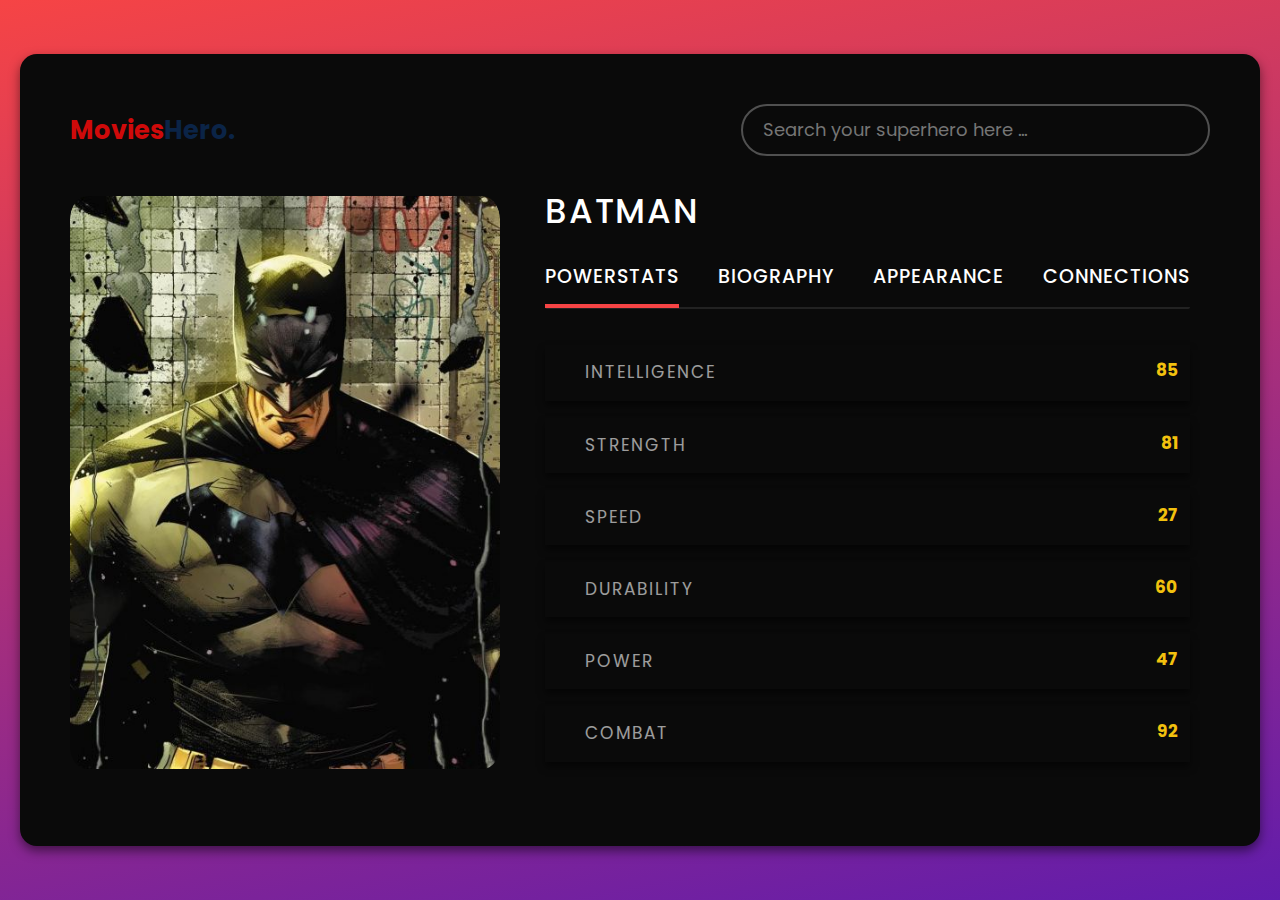
<file: heroSearch.html>
<!DOCTYPE html>
<html lang="en">

<head>
    <meta charset="UTF-8">
    <meta http-equiv="X-UA-Compatible" content="IE=edge">
    <meta name="viewport" content="width=device-width, initial-scale=1.0">
    <title>superHeroes</title>
    <link rel="icon" href="images/favicon.ico">

    <!-- font awesome icons cdn -->
    <link rel="stylesheet" href="https://cdnjs.cloudflare.com/ajax/libs/font-awesome/6.1.1/css/all.min.css" integrity="sha512-KfkfwYDsLkIlwQp6LFnl8zNdLGxu9YAA1QvwINks4PhcElQSvqcyVLLD9aMhXd13uQjoXtEKNosOWaZqXgel0g==" crossorigin="anonymous" referrerpolicy="no-referrer" />


    <!-- custom css -->
    <link rel="stylesheet" href="heroes/heroStyle.css">

</head>

<body>

    <div class = "main-wrapper">
        <div class = "app">
            <!-- App header -->

            <div class = "app-header">
                <a href="index.html"><h2 class = "app-header-title" >Movies<span style="color: #0B2447 ">Hero.</span></h2></a>
                <form class = "app-header-search">
                    <input type = "text" class = "form-control" placeholder="Search your superhero here ..." name = "search">
                    <button type = "submit" class = "search-btn">
                        <i class = "fas fa-search"></i>
                    </button>
                    <div class = "search-list" id = "search-list">
                        <!-- <div class = "search-list-item">
                            <img src = "#" alt = "">
                            <p>Batman</p>
                        </div> -->
                    </div>
                </form>
            </div>
            <!-- End of app header -->

            <div class = "app-body">
                <div class = "app-body-content">

                    <!-- App body thumbnail -->
                    <div class = "app-body-content-thumbnail">
                        <img src = "images/thumbnail-batman.jpg" alt="Batman image">
                    </div>
                    <!-- End of app body thumbnail -->
                    
                    <div class = "app-body-content-list">
                        <div class = "name">Batman</div>

                        <!-- Tabs head -->
                        <div class = "app-body-tabs-head">
                            <button type = "button" class = "tab-head-single" data-id = "1">
                                <span>powerstats</span>
                            </button>
                            <button type = "button" class = "tab-head-single" data-id = "2">
                                <span>biography</span>
                            </button>
                            <button type = "button" class = "tab-head-single" data-id = "3">
                                <span>appearance</span>
                            </button>
                            <button type = "button" class = "tab-head-single" data-id = "4">
                                <span>connections</span>
                            </button>
                        </div>
                        <!-- End of tabs head -->

                        <!-- Tabs body -->
                        <div class = "app-body-tabs-body">

                            <!-- Powerstats tab -->
                            <ul class = "tab-body-single powerstats">
                                <li>
                                    <div>
                                        <i class="fa-solid fa-brain"></i>
                                        <span>intelligence</span>
                                    </div>
                                    <span>85</span>
                                </li>
                                <li>
                                    <div>
                                        <i class="fa-solid fa-dumbbell"></i>
                                        <span>strength</span>
                                    </div>
                                    <span>81</span>
                                </li>
                                <li>
                                    <div>
                                        <i class="fa-solid fa-gauge-high"></i>
                                        <span>speed</span>
                                    </div>
                                    <span>27</span>
                                </li>
                                <li>
                                    <div>
                                        <i class = "fa-solid fa-shield-halved"></i>
                                        <span>durability</span>
                                    </div>
                                    <span>60</span>
                                </li>
                                <li>
                                    <div>
                                        <i class="fa-solid fa-hand-fist"></i>
                                        <span>power</span>
                                    </div>
                                    <span>47</span>
                                </li>
                                <li>
                                    <div>
                                        <i class="fa-solid fa-user-ninja"></i>
                                        <span>combat</span>
                                    </div>
                                    <span>92</span>
                                </li>
                            </ul>
                            <!-- End of powerstats tab -->

                            <!-- Biography tab -->
                            <ul class = "tab-body-single biography">
                                <li>
                                    <span>full name:</span>
                                    <span>Sobhi</span>
                                </li>
                                <li>
                                    <span>alert-egos:</span>
                                    <span>Weirdo.</span>
                                </li>
                                <li>
                                    <span>aliases:</span>
                                    <span>Batman II, The Tomorrow Knight, Batman Beyond</span>
                                </li>
                                <li>
                                    <span>place-of-birth:</span>
                                    <span>Az Zarqa, Jordan</span>
                                </li>
                                <li>
                                    <span>first-appearance:</span>
                                    <span>The caves</span>
                                </li>
                                <li>
                                    <span>publisher:</span>
                                    <span>DC Comics</span>
                                </li>
                            </ul>
                            <!-- End of biography tab -->

                            <!-- Appearance -->
                            <ul class = "tab-body-single appearance">
                                <li>
                                    <span>
                                        <i class = "fas fa-star"></i> gender
                                    </span>
                                    <span>Male</span>
                                </li>
                                <li>
                                    <span>
                                        <i class = "fas fa-star"></i> race
                                    </span>
                                    <span>Bat person</span>
                                </li>
                                <li>
                                    <span>
                                        <i class = "fas fa-star"></i> height
                                    </span>
                                    <span>5' 10''</span>
                                </li>
                                <li>
                                    <span>
                                        <i class = "fas fa-star"></i> weight
                                    </span>
                                    <span>Light as a feather</span>
                                </li>
                                <li>
                                    <span>
                                        <i class = "fas fa-star"></i> eye-color
                                    </span>
                                    <span>blue</span>
                                </li>
                                <li>
                                    <span>
                                        <i class = "fas fa-star"></i> hair-color
                                    </span>
                                    <span>black</span>
                                </li>
                            </ul>
                            <!-- End of appearance -->

                            <!-- Connections -->
                            <ul class = "tab-body-single connections">
                                <li>
                                    <span>group--affiliation</span>
                                    <span>Batman Family, Justice League Unlimited</span>
                                </li>
                                <li>
                                    <span>relatives</span>
                                    <span>Lonely</span>
                                </li>
                            </ul>
                            <!-- End of connections -->
                        </div>
                        <!-- End of tabs body -->
                    </div>
                </div>
            </div>
        </div>
    </div>


    <script src="heroes/heroJS.js"></script>
</body>

</html>
</file>
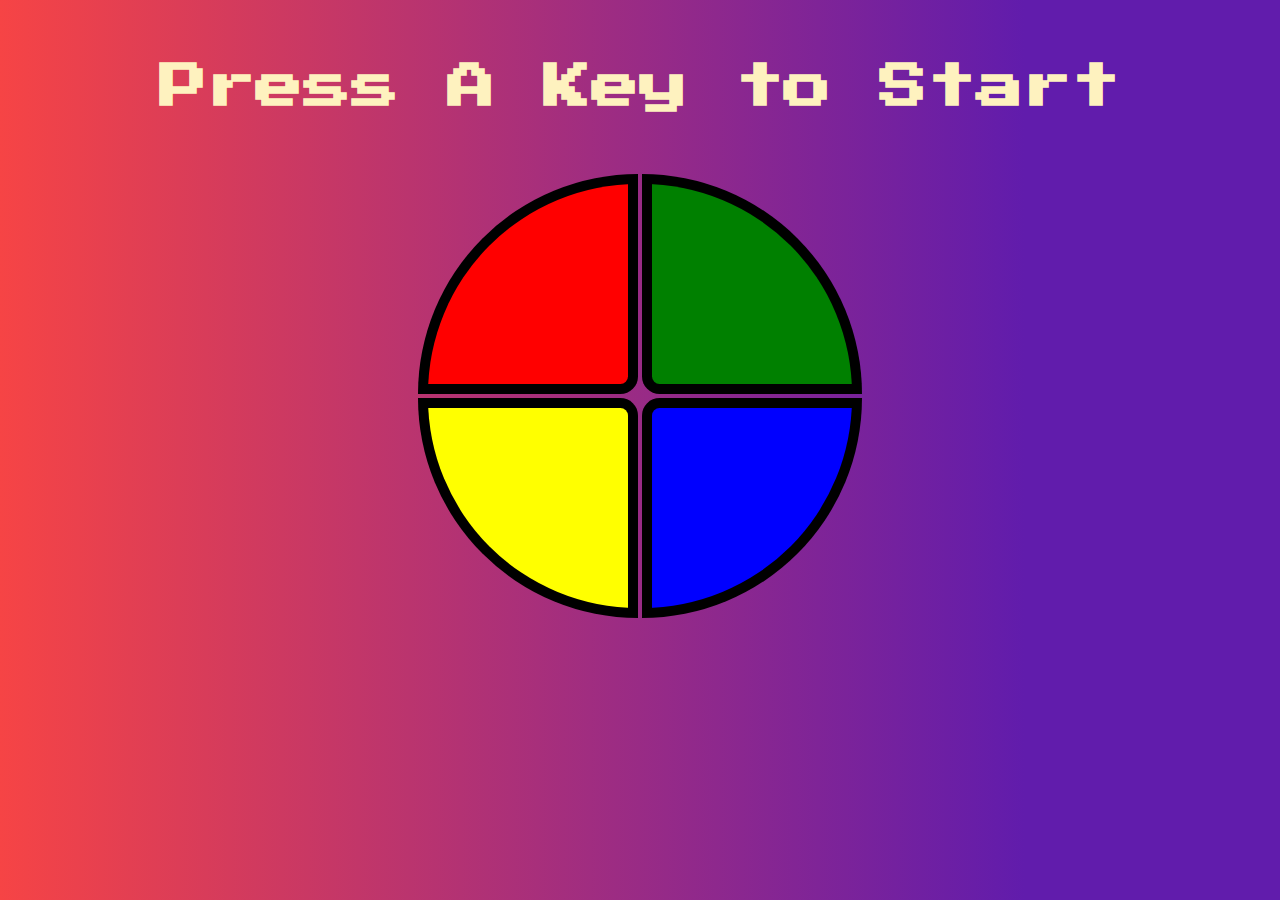
<file: games/simon-game/simonGame.html>
<!DOCTYPE html>
<html lang="en" dir="ltr">

<head>
  <meta charset="utf-8">
  <title>Simon</title>
  <link rel="stylesheet" href="simonGameStyle.css">
  <link href="https://fonts.googleapis.com/css?family=Press+Start+2P" rel="stylesheet">
</head>

<body>
  <h1 id="level-title">Press A Key to Start</h1>
  <div class="container">
    <div lass="row">

      <div type="button" id="green" class="btn red top-left">
        
      </div>

      <div type="button" id="red" class="btn green top-right">
        
      </div>
    </div>

    <div class="row">

      <div type="button" id="yellow" class="btn yellow bottom-left">
        
      </div>
      <div type="button" id="blue" class="btn blue bottom-right">
        
      </div>

    </div>

  </div>

  <script src="https://ajax.googleapis.com/ajax/libs/jquery/3.3.1/jquery.min.js"></script>
  <script src="simonGameScript.js" charset="utf-8"></script>

</body>

</html>
</file>
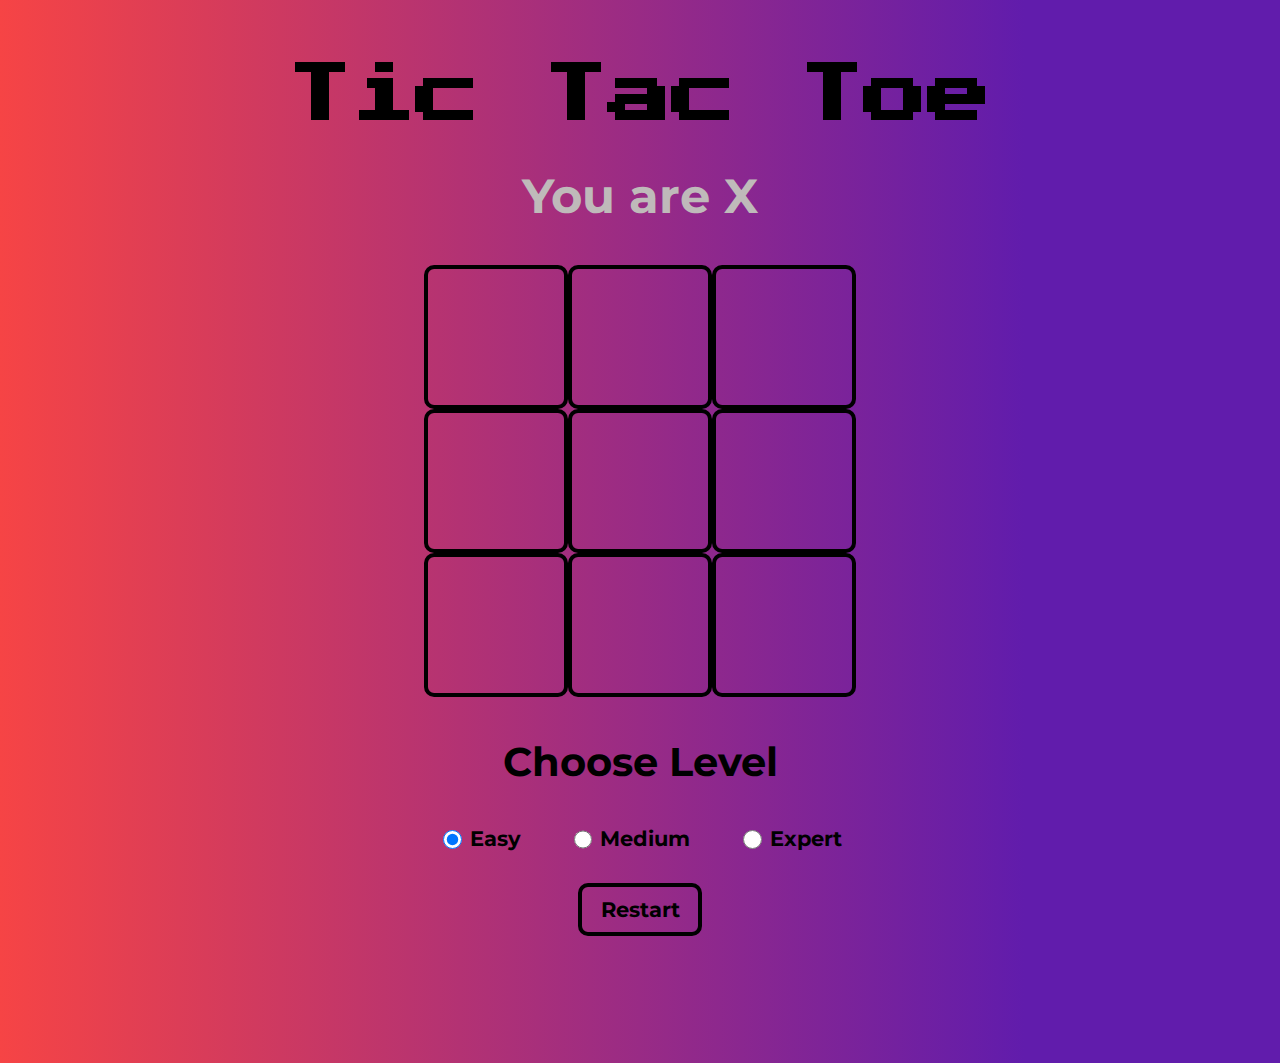
<file: games/tik-tak-toe/tik-tak-toe.html>
<!DOCTYPE html>
<html lang="en">
<head>
    <meta charset="UTF-8">
    <meta name="viewport" content="width=device-width, initial-scale=1.0">
    <title>Tik Tak Toe</title>
    <link rel="stylesheet" href="tik-tak-toeStyle.css">
    <link href="https://fonts.googleapis.com/css?family=Press+Start+2P" rel="stylesheet">
    <link rel="icon" href="../media/favicon.ico">
</head>
<body>
    <div id="gameContainer">
        <h1 class="title">Tic Tac Toe</h1>
        <h2 id="statusText"></h2>
        <div id="cellContainer">
            <div cellIndex="0" class="cell"></div>
            <div cellIndex="1" class="cell"></div>
            <div cellIndex="2" class="cell"></div>
            <div cellIndex="3" class="cell"></div>
            <div cellIndex="4" class="cell"></div>
            <div cellIndex="5" class="cell"></div>
            <div cellIndex="6" class="cell"></div>
            <div cellIndex="7" class="cell"></div>
            <div cellIndex="8" class="cell"></div>
        </div>

        <div class="choose-level">
            <h3>Choose Level</h3>
            <div class="radio-buttons">
                <input type = "radio" name = "level" value = "easy" checked>
                <label for="level1">Easy</label>

                <input type="radio" name="level" value="medium">
                <label for="level2">Medium</label>
                
                <input type = "radio" name = "level" value = "hard"> 
                <label for="level2">Expert</label>
            </div>
            <button id="restartBtn">Restart</button>
         </div>
    </div>
    <script src="tik-tak-toeScript.js"></script>
</body>
</html>
</file>
<file: heroes/heroStyle.css>
@import url('https://fonts.googleapis.com/css2?family=Montserrat:wght@100;400;900&family=Poppins:ital,wght@0,200;0,300;0,400;0,500;0,700;0,800;0,900;1,200;1,800&family=Ubuntu:ital,wght@0,300;0,400;0,500;0,700;1,300;1,400;1,500;1,700&display=swap');

:root {
    --poppins-font: 'Poppins', sans-serif;
    --dark-color:#0a0a0a;
    --red-color:#f64445;
    --light-color:#fff;
    --grey-color:#505050;
    --yellow-color:#f2c10e;
}

* {
    padding: 0;
    margin: 0;
    box-sizing: border-box;
}

html {
    font-size: 10px;
}

body {
    font-size: 1.7rem;
    min-height: 100vh;
    background: var(--red-color);
    background: linear-gradient(169deg, #f64445 0%, #611cac 100%);
    line-height: 1.6;
    font-family: var(--poppins-font);
    display: flex;
    align-items: center;
    justify-content: stretch;
}

button, input {
    font-family: inherit;
    font-size: 1.8rem;
    outline: 0;
    border: none;
    background-color: transparent;
}

li {
    list-style-type: none;
}

img {
    width: 100%;
    display: block;
    border-radius: 4%;
}

a {
    text-decoration: none;
}

.main-wrapper {
    max-width: 1280px;
    width: 100%;
    margin: 0 auto;
}

.app {
    background-color: var(--dark-color);
    margin: 2rem;
    padding: 5rem;
    border-radius: 17px;
    color: #fff;
    box-shadow: 0px 5px 11px 0px rgba(0, 0, 0, 0.5);
}

.app-header {
    display: flex;
    align-items: center;
    justify-content: space-between;
}

.app-header-title {
    color: #CF0A0A;
}

.app-header-search {
    border: 2px solid var(--grey-color);
    border-radius: 3rem;
    padding: 1rem 2rem;
    position: relative;
}

.app-header-search .form-control {
    min-width: 420px;
    color: #fff;
}

.app-header-search .search-btn {
    color: var(--grey-color);
    font-size: 2.3rem;
    cursor: pointer;
}


/* Search list */

.search-list {
    z-index: 10;
    position: absolute;
    top: calc(100% + 1rem);
    left: 0;
    background-color: var(--light-color);
    width: 100%;
    max-height: 380px;
    overflow-y: scroll;
}

.search-list::-webkit-scrollbar {
    width: 5px;
}

.search-list::-webkit-scrollbar-track {
    box-shadow: inset 0 0 6px rgba(0, 0, 0, 0.3);
}

.search-list::-webkit-scrollbar-thumb {
    background-color: var(--red-color);
    border-radius: 5px;
}

.search-list-item {
    display: flex;
    align-items: center;
    background-color: var(--dark-color);
    padding: 0.4rem 0;
}

.search-list-item img {
    width: 65px;
    margin-right: 2rem;
}

.search-list-item p {
    font-weight: 700;
    cursor: pointer;
}


/* App body */

.app-body {
    margin-top: 4rem;
    height: 600px;
    overflow-y: scroll;
}

.app-body::-webkit-scrollbar {
    width: 7px;
}

.app-body::-webkit-scrollbar-track {
    box-shadow: inset 0 0 6px rgba(0, 0, 0, 0.3);
}

.app-body::-webkit-scrollbar-thumb {
    background-color: var(--red-color);
    border-radius: 5px;
}


/* App body tabs head */

.app-body-tabs-head {
    display: flex;
    align-items: center;
    justify-content: space-between;
    border-bottom: 2px solid rgba(255, 255, 255, 0.1);
    border-radius: 2px;
    padding-bottom: 1.6rem;
    margin: 2.4rem 0;
}

.tab-head-single {
    text-transform: uppercase;
    letter-spacing: 1px;
    position: relative;
    font-weight: 500;
    font-size: 1.9rem;
    color: #fff;
    cursor: pointer;
    transition: all 300ms ease-in-out;
}

.tab-head-single:hover {
    opacity: 0.7;
    color: var(--yellow-color);
}

.tab-head-single.active-tab::after {
    content: "";
    position: absolute;
    left: 0;
    bottom: -1.7rem;
    width: 100%;
    height: 4px;
    background-color: var(--red-color);
}


/* App body content */

.app-body-content {
    display: grid;
    grid-template-columns: 2fr 3fr;
    column-gap: 4.5rem;
    margin-right: 2rem;
}

.app-body-content-thumbnail {
    width: 100%;
    border-radius: 4%;
    overflow: hidden;
}

.app-body-content-list .name {
    text-transform: uppercase;
    letter-spacing: 2px;
    font-size: 3.4rem;
    font-weight: 500;
    margin-top: -1.2rem;
}

.app-body-tabs-body {
    margin-top: 3.6rem;
}


/* Powerstats */

.powerstats {
    display: none;
}

.powerstats li {
    display: flex;
    justify-content: space-between;
    margin: 1.7rem auto;
    padding: 1.2rem;
    box-shadow: 0 5px 7px 0 rgba(0, 0, 0, 0.5);
}

.powerstats li div {
    padding: 0.2rem 0;
}

.powerstats li div i {
    color: var(--red-color);
}

.powerstats li div span {
    text-transform: uppercase;
    letter-spacing: 2px;
    border-radius: 7px;
    padding: 0 1.2rem;
    margin: 0 1.6rem;
    opacity: 0.6;
    font-size: 1.7rem;
}

.powerstats li > span {
    color: var(--yellow-color);
    font-weight: 700;
}


/* Biography */

.biography {
    display: none;
}

.biography li {
    margin: 3.4rem 0;
}

.biography li span {
    text-transform: capitalize;
    font-weight: 600;
    font-size: 1.9rem;
}

.biography li span:first-child {
    font-weight: 600;
    color: var(--grey-color);
    margin-right: 1rem;
}

.biography li span:last-child {
    font-weight: 300;
}


/* Appearance */

.appearance {
    display: none;
}

.appearance li {
    margin-bottom: 4.75rem;
    display: flex;
    align-items: center;
    justify-content: space-between;
}

.appearance li span:first-child i {
    color: var(--yellow-color);
    margin-right: 1.4rem;
}

.appearance li span:first-child {
    text-transform: capitalize;
    font-weight: 600;
    text-transform: uppercase;
    letter-spacing: 2px;
    margin-right: 4rem;
}

.appearance li span:last-child {
    font-weight: 600;
    text-transform: capitalize;
    background-color: var(--red-color);
    border-radius: 2rem;
    padding: 0 1rem;
    text-align: right;
}


/* Connections */

.connections {
    display: none;
}

.connections li span:first-child {
    display: block;
    text-transform: uppercase;
    font-weight: 600;
    color: var(--grey-color);
    margin: 1.6rem 0 1.6rem 4rem;
    position: relative;
    font-weight: 700;
    font-size: 2rem;
    letter-spacing: 2px;
    margin-top: 3.6rem;
}

.connections li span:first-child::before {
    content: "";
    position: absolute;
    top: 50%;
    transform: translateY(-50%);
    left: -40px;
    height: 3px;
    width: 30px;
    background-color: var(--yellow-color);
}

.connections li span:last-child {
    letter-spacing: 1px;
    line-height: 1.9;
}


@media screen and (max-width: 1200px) {
    .app-body-content{
        grid-template-columns: 1.5fr 3fr;
        align-items: center;
        column-gap: 2.5rem;
    }
    .tab-head-single {
        margin: 1.5rem 0;
    }

    .app-body-tabs-body {
        margin-top: 1.5rem;
    }

    .powerstats li {
        margin: 1rem auto;
    }

    .tab-head-single {
        font-size: 1.7rem;
    }

    .powerstats li div {
        padding: 0;
    }
}

@media screen and (max-width: 1000px) {
    .app-body-content-list .name {
        text-align: center;
        margin-top: 1.8rem;
    }
    .app-body-content {
        grid-template-columns: 1fr;
        row-gap: 4rem;
        max-width: 680px;
        margin-right: auto;
        margin-left: auto;
    }
    .app-body-content-thumbnail {
        max-width: 400px;
        margin: 0 auto;
    }
}

@media screen and (max-width: 992px) {
    .app-header {  
        flex-direction: column;
    }

    .app-header-search {
        margin-top: 2.8rem;
        padding: 0.5rem 2rem;
        max-width: 125%;
    }

    .app-header-search .form-control {
        max-width: 85%;
    }
}

@media screen and (max-width: 768px) {
    .app-body-tabs-head {
        flex-direction: column;
    }

    .app-header-search {
        display: flex;
    }

    .app-header-search .form-control {
        min-width: auto;
        color: #fff;
    }

    .app-header-search .search-btn {
        padding-left: 2rem;
    }

    .app-body-tabs-body {
        margin-right: 3rem;
    }
}


/* Show-tab */

.show-tab {
    display: block;
}
</file>
<file: games/simon-game/simonGameStyle.css>
body {
    text-align: center;
    background: linear-gradient(90deg, #f64445 0%, #611cac 80%);
  }
  
  #level-title {
    font-family: 'Press Start 2P', cursive;
    font-size: 3rem;
    margin:  5%;
    color: #FEF2BF;
  }
  
  .container {
    display: block;
    width: 50%;
    margin: 3rem auto 0 auto;
  }
  
  .btn {
    user-select: none;
    margin: 0;
    display: inline-block;
    height: 200px;
    width: 200px;
    border: 10px solid black;
    cursor: pointer;
    transition: all 0.2s;
  }
  
  .top-left {
    border-top-left-radius: 250px;
    border-bottom-right-radius: 20px;
  }
  
  .top-right {
    border-top-right-radius: 250px;
    border-bottom-left-radius: 20px;
  }
  
  .bottom-left {
    border-bottom-left-radius: 250px;
    border-top-right-radius: 20px;
  }
  
  .bottom-right {
    border-bottom-right-radius: 250px;
    border-top-left-radius: 20px;
  }
  
  .game-over {
    background-color: red;
    opacity: 0.8;
  }
  
  .red {
    background-color: red;
  }
  
  .green {
    background-color: green;
  }
  
  .blue {
    background-color: blue;
  }
  
  .yellow {
    background-color: yellow;
  }
  
  .pressed {
    box-shadow: 0 0 20px white;
    background-color: grey;
  }
  
  @media screen and (max-width: 991px) {
    .container {
      width: 100%;
    }
  
    #level-title {
      font-size: 2rem;
      margin: 3%;
    }
  
    .btn {
      height: 150px;
      width: 150px;
    }  
  }
</file>
<file: games/tik-tak-toe/tik-tak-toeStyle.css>
@import url('https://fonts.googleapis.com/css2?family=Montserrat:wght@100;400;900&family=Permanent+Marker&family=Poppins:ital,wght@0,200;0,300;0,400;0,500;0,700;0,800;0,900;1,200;1,800&family=Ubuntu:ital,wght@0,400;0,500;0,700;1,300;1,400;1,500;1,700&display=swap');

*,
*:before,
*:after {
  box-sizing: border-box;
}

body {
    background: linear-gradient(90deg, #f64445 0%, #611cac 80%);
    text-align: center;
}

.title {
    font-family: 'Press Start 2P', cursive;
    font-size: 4rem;
    margin: 5% 5% 3% 5%;
}

.cell,
.specialCell {
    width: 9rem;
    height: 9rem;
    border: 4px solid;
    border-radius: 7%;
    line-height: 9rem;
    font-size: 6rem;
    cursor: pointer;
}

#gameContainer {
    text-align: center;
    height: 992px;
}

#cellContainer {
    font-family: 'Permanent Marker', cursive;
    display: grid;
    grid-template-columns: repeat(3, auto);
    width: 27rem;
    margin: 0 auto;
}

#statusText {
    font-family: 'Montserrat', sans-serif;
    font-size: 3rem;
    color: #bfbaba;
}

.choose-level {
    margin-top: 2rem;
    font-family: 'Montserrat', sans-serif;
    font-weight: 700;
    font-size: 1.3rem;
    cursor: pointer;
}

h3 {
    font-size: 2.5rem;
}

input[type="radio"] {
    font: inherit;
    width: 0.9em;
    height: 0.9em;
    cursor: pointer;
    margin-right: 0.5rem;
}

.radio-buttons {
    display: flex;
    justify-content: center;
    align-items: center;
    margin-left: 3rem;
}

label {
    margin-right: 3rem;
}

#restartBtn {
    font-family: 'Montserrat', sans-serif;
    font-weight: 700;
    font-size: 1.3rem;
    margin-top: 2rem;
    padding: 0.8% 1.5%;
    border-radius: 10px;
    border: 4px solid;
    background-color: transparent;
    cursor: pointer;
}

.cell:hover{
    box-shadow: 200px 0 0 0  rgba(0,0,0,0.05) inset, -200px 0 0 0  rgba(0,0,0,0.05) inset;
}

input[type="radio"]:hover {
    box-shadow: 20px 0 0 0  rgba(0,0,0,0.05) inset, -20px 0 0 0  rgba(0,0,0,0.05) inset;
}


#restartBtn:hover {
    box-shadow: 200px 0 0 0  rgba(0,0,0,0.1) inset, -200px 0 0 0  rgba(0,0,0,0.1) inset;
}

#restartBtn:active {
    transform: scale(0.9);
}
</file>
